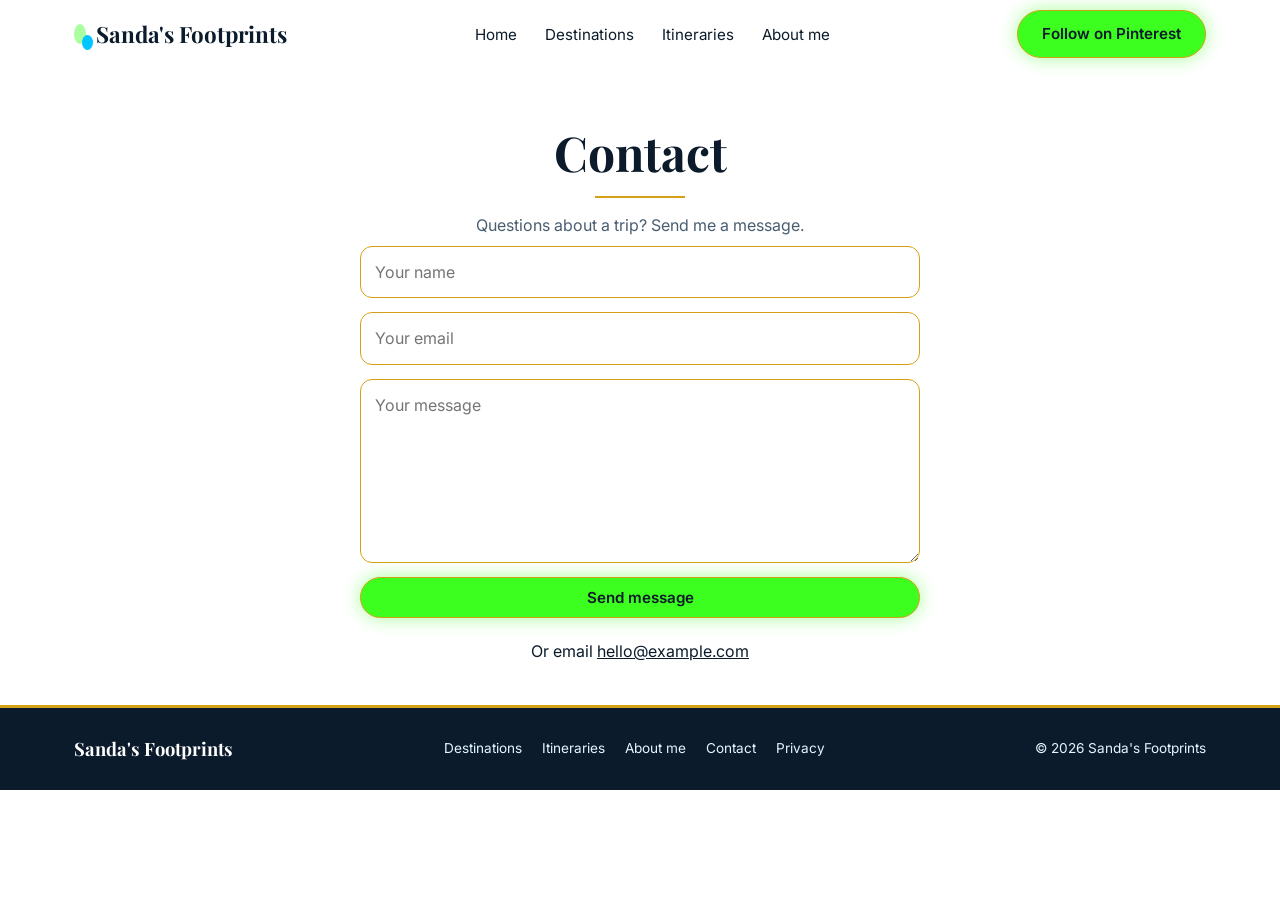
<file: contact.html>
<!DOCTYPE html><html lang="en"><head><meta charset="utf-8"><meta name="viewport" content="width=device-width,initial-scale=1"><link rel="preconnect" href="https://fonts.googleapis.com"><link rel="preconnect" href="https://fonts.gstatic.com" crossorigin><link href="https://fonts.googleapis.com/css2?family=Inter:wght@400;500;600&family=Playfair+Display:wght@600;700&display=swap" rel="stylesheet"><link rel="stylesheet" href="css/style.css"><title>Contact | Sanda's Footprints</title></head><body>
<div id="site-header"></div><main>
<div class="page-title"><h1>Contact</h1><p>Questions about a trip? Send me a message.</p></div>
<section class="wrap"><form class="contact" action="mailto:hello@example.com" method="post" enctype="text/plain">
<input name="name" placeholder="Your name" required><input name="email" type="email" placeholder="Your email" required>
<textarea name="message" rows="6" placeholder="Your message" required></textarea><button class="btn" type="submit">Send message</button></form>
<p style="text-align:center;margin-top:20px">Or email <a data-email href="#">email</a></p></section></main>
<div id="site-footer"></div><script src="js/main.js"></script></body></html>
</file>
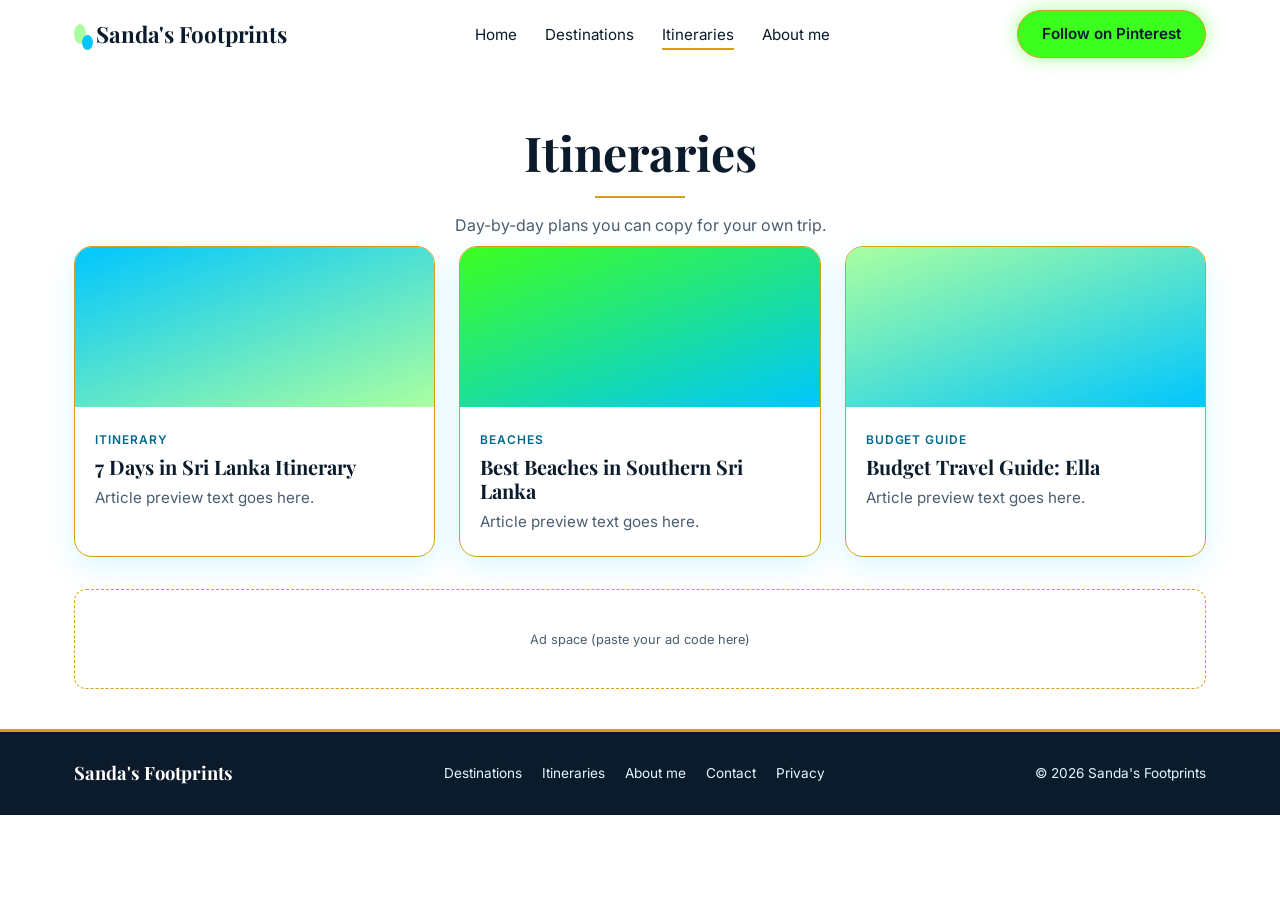
<file: itineraries.html>
<!DOCTYPE html><html lang="en"><head><meta charset="utf-8"><meta name="viewport" content="width=device-width,initial-scale=1"><link rel="preconnect" href="https://fonts.googleapis.com"><link rel="preconnect" href="https://fonts.gstatic.com" crossorigin><link href="https://fonts.googleapis.com/css2?family=Inter:wght@400;500;600&family=Playfair+Display:wght@600;700&display=swap" rel="stylesheet"><link rel="stylesheet" href="css/style.css"><title>Itineraries | Sanda's Footprints</title></head><body>
<div id="site-header"></div><main>
<div class="page-title"><h1>Itineraries</h1><p>Day-by-day plans you can copy for your own trip.</p></div>
<section class="wrap"><div class="grid3">
<a class="card" href="7-days-sri-lanka.html"><div class="ph g4"></div><div class="body"><span class="tag">Itinerary</span><h3>7 Days in Sri Lanka Itinerary</h3><p>Article preview text goes here.</p></div></a>
<a class="card" href="southern-beaches.html"><div class="ph g2"></div><div class="body"><span class="tag">Beaches</span><h3>Best Beaches in Southern Sri Lanka</h3><p>Article preview text goes here.</p></div></a>
<a class="card" href="ella-budget-guide.html"><div class="ph g3"></div><div class="body"><span class="tag">Budget guide</span><h3>Budget Travel Guide: Ella</h3><p>Article preview text goes here.</p></div></a>
</div><div class="ad">Ad space (paste your ad code here)</div></section></main>
<div id="site-footer"></div><script src="js/main.js"></script></body></html>
</file>
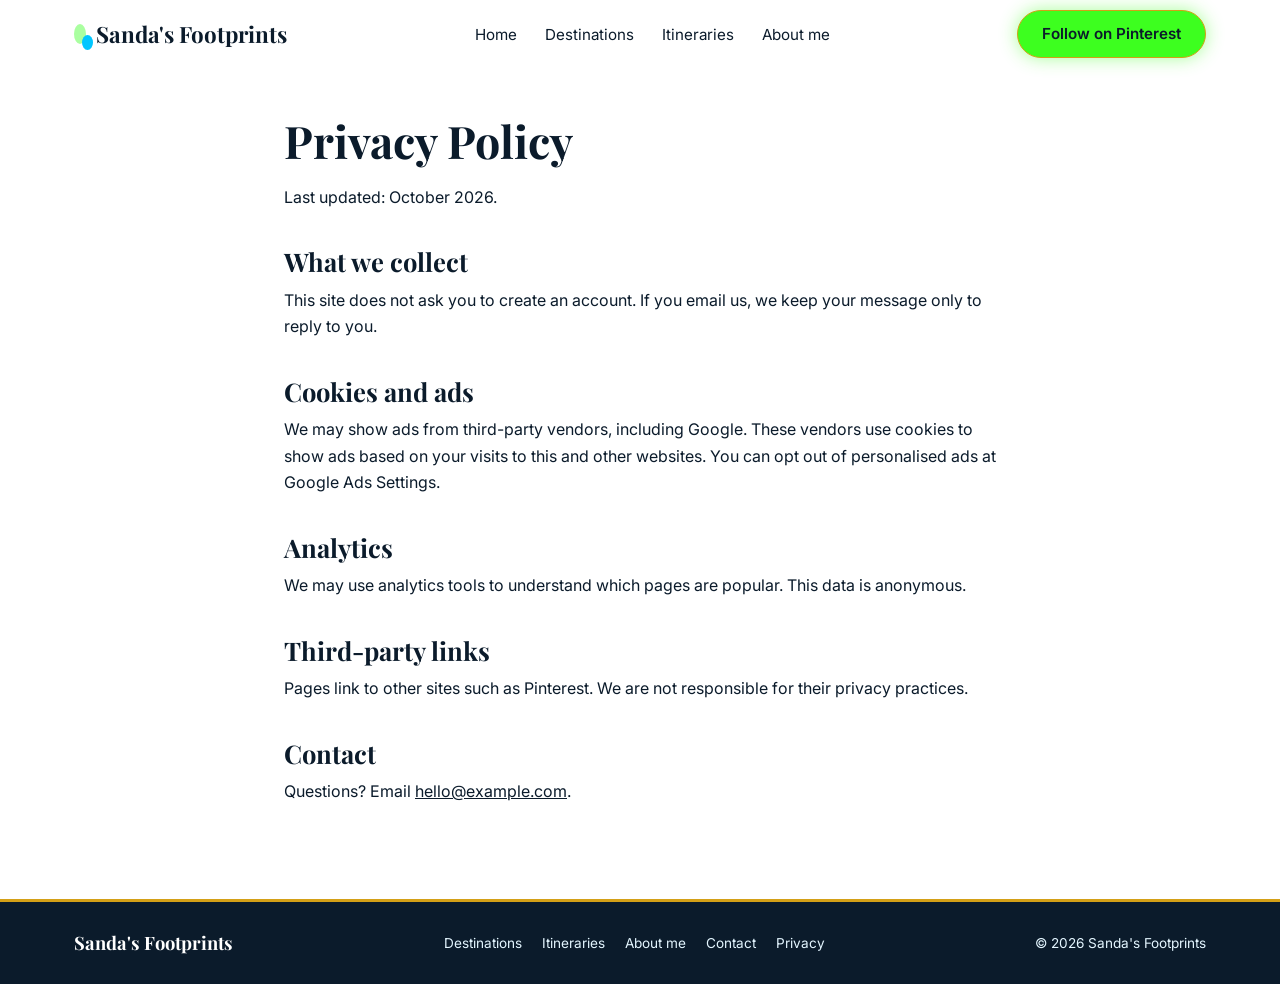
<file: privacy.html>
<!DOCTYPE html><html lang="en"><head><meta charset="utf-8"><meta name="viewport" content="width=device-width,initial-scale=1"><link rel="preconnect" href="https://fonts.googleapis.com"><link rel="preconnect" href="https://fonts.gstatic.com" crossorigin><link href="https://fonts.googleapis.com/css2?family=Inter:wght@400;500;600&family=Playfair+Display:wght@600;700&display=swap" rel="stylesheet"><link rel="stylesheet" href="css/style.css"><title>Privacy Policy | Sanda's Footprints</title></head><body>
<div id="site-header"></div><main><div class="article">
<h1>Privacy Policy</h1>
<p>Last updated: October 2026.</p>
<h2>What we collect</h2><p>This site does not ask you to create an account. If you email us, we keep your message only to reply to you.</p>
<h2>Cookies and ads</h2><p>We may show ads from third-party vendors, including Google. These vendors use cookies to show ads based on your visits to this and other websites. You can opt out of personalised ads at Google Ads Settings.</p>
<h2>Analytics</h2><p>We may use analytics tools to understand which pages are popular. This data is anonymous.</p>
<h2>Third-party links</h2><p>Pages link to other sites such as Pinterest. We are not responsible for their privacy practices.</p>
<h2>Contact</h2><p>Questions? Email <a data-email href="#">email</a>.</p>
</div></main>
<div id="site-footer"></div><script src="js/main.js"></script></body></html>
</file>
<file: css/style.css>
:root{--navy:#0b1b2b;--gold:#d4a017;--sky:#00c6ff;--green:#3dff1f;--mint:#aaffa0;--muted:#4a5d70;--teal:#006b8f}
*{box-sizing:border-box;margin:0}
html{scroll-behavior:smooth}
body{font-family:'Inter',system-ui,sans-serif;color:var(--navy);background:#fff;line-height:1.65}
h1,h2,h3{font-family:'Playfair Display',Georgia,serif;line-height:1.2}
img{max-width:100%;display:block}
a{color:inherit}
:focus-visible{outline:3px solid var(--gold);outline-offset:3px}
.wrap{max-width:1180px;margin:0 auto;padding:0 24px}
section{padding:64px 0}

.site-header{position:sticky;top:0;z-index:50;background:rgba(255,255,255,.93);backdrop-filter:blur(8px)}
.site-header .wrap{display:flex;align-items:center;justify-content:space-between;height:68px;gap:16px}
.logo{font-family:'Playfair Display',serif;font-weight:700;font-size:1.4rem;text-decoration:none;display:flex;align-items:center;gap:10px}
.logo i{display:inline-block;width:12px;height:20px;border-radius:50%;background:var(--mint);position:relative}
.logo i::after{content:"";position:absolute;left:8px;top:11px;width:11px;height:15px;border-radius:50%;background:var(--sky)}
.main-nav ul{display:flex;gap:28px;list-style:none;padding:0}
.main-nav a{text-decoration:none;font-size:.95rem;padding:4px 0}
.main-nav a.active{border-bottom:2px solid var(--gold)}
.menu-btn{display:none;background:none;border:1.5px solid var(--gold);border-radius:8px;padding:6px 10px;font-size:1.2rem;cursor:pointer}

.btn{display:inline-block;background:var(--green);color:var(--navy);font-weight:600;font-size:.95rem;padding:10px 24px;border-radius:999px;border:1.5px solid var(--gold);text-decoration:none;box-shadow:0 0 18px rgba(61,255,31,.45);cursor:pointer;font-family:inherit}
.btn:hover{box-shadow:0 0 26px rgba(61,255,31,.7)}

/* photo slots: add an <img> and the label hides itself */
.ph{position:relative;overflow:hidden;border-radius:18px;border:1.5px solid var(--gold);background:linear-gradient(160deg,var(--sky),var(--green))}
.ph img{width:100%;height:100%;object-fit:cover}
.ph-label{position:absolute;left:0;right:0;bottom:0;padding:10px 14px;background:rgba(11,27,43,.75);color:#fff;font-size:.72rem;letter-spacing:.06em;text-transform:uppercase}
.ph:has(img) .ph-label{display:none}
.g1{background:linear-gradient(160deg,#00c6ff,#3dff1f)}
.g2{background:linear-gradient(160deg,#3dff1f,#00c6ff)}
.g3{background:linear-gradient(160deg,#aaffa0,#00c6ff)}
.g4{background:linear-gradient(160deg,#00c6ff,#aaffa0)}

.hero{position:relative;text-align:center;padding:48px 0 0;min-height:600px;background:radial-gradient(ellipse at 50% 60%,#bfeeff 0%,#fff 70%);border-bottom:5px solid;border-image:linear-gradient(90deg,var(--green),var(--gold),var(--sky)) 1;overflow:hidden}
.hero h1{font-size:clamp(2.4rem,6vw,3.6rem)}
.hero h1::after{content:"";display:block;width:90px;height:2px;background:var(--gold);margin:14px auto}
.hero p{color:var(--muted);margin-bottom:20px}
.float{position:absolute;width:200px;background:#fff;border:1.5px solid var(--gold);border-radius:16px;padding:8px;box-shadow:0 10px 30px rgba(0,198,255,.25);text-align:left}
.float .ph{height:150px;border-radius:12px}
.float b{display:block;margin-top:8px;font-size:.95rem}
.float small{color:var(--muted)}
.f1{left:4%;top:150px;transform:rotate(-3deg)}.f2{right:4%;top:140px;transform:rotate(3deg)}
.f3{left:17%;top:290px;transform:rotate(2deg)}.f4{right:17%;top:320px;transform:rotate(-2deg)}
.pill{position:absolute;background:#fff;border:1.5px solid var(--gold);border-radius:999px;padding:6px 16px;font-size:.8rem;font-weight:500;box-shadow:0 4px 14px rgba(0,198,255,.25)}
.p1{left:30%;top:290px}.p2{right:30%;top:315px}
.me{position:relative;width:200px;height:280px;margin:70px auto 0}
.me img,.me svg{position:absolute;inset:0;width:100%;height:100%;object-fit:contain}
.me:has(img:not([style])) svg{display:none}

.head{display:flex;justify-content:space-between;align-items:flex-end;gap:16px;margin-bottom:28px;flex-wrap:wrap}
.eyebrow{color:var(--teal);font-weight:600;font-size:.8rem;letter-spacing:.1em;text-transform:uppercase}
.head h2{font-size:clamp(1.8rem,4vw,2.4rem)}
.more{font-weight:600;text-decoration:none;border-bottom:2px solid var(--green)}
.grid4{display:grid;grid-template-columns:repeat(4,1fr);gap:20px}
.grid3{display:grid;grid-template-columns:repeat(3,1fr);gap:24px}
.place{text-decoration:none;display:block}
.place .ph{aspect-ratio:3/4}
.place h3{margin-top:12px;font-size:1.3rem}
.place span{font-size:.9rem;color:var(--muted)}
.card{display:block;text-decoration:none;background:#fff;border:1.5px solid var(--gold);border-radius:18px;overflow:hidden;box-shadow:0 10px 30px rgba(0,198,255,.15);transition:box-shadow .2s}
.card:hover{box-shadow:0 10px 34px rgba(61,255,31,.35)}
.card .ph{height:160px;border:0;border-radius:0}
.card .body{padding:18px 20px 22px}
.tag{color:var(--teal);font-size:.75rem;font-weight:600;letter-spacing:.08em;text-transform:uppercase}
.card h3{font-size:1.25rem;margin:4px 0 6px}
.card p{color:var(--muted);font-size:.95rem}

.cta{background:var(--navy);color:#fff;border:1.5px solid var(--gold);border-radius:22px;padding:36px 44px;display:flex;justify-content:space-between;align-items:center;gap:20px;flex-wrap:wrap;box-shadow:0 0 50px rgba(0,198,255,.2)}
.cta h2{font-size:1.9rem}.cta p{color:#bfe9ff}

.page-title{padding:56px 24px 8px;text-align:center}
.page-title h1{font-size:clamp(2rem,5vw,3rem)}
.page-title h1::after{content:"";display:block;width:90px;height:2px;background:var(--gold);margin:14px auto}
.page-title p{color:var(--muted);max-width:620px;margin:0 auto}
.article{max-width:760px;margin:0 auto;padding:40px 24px}
.article h1{font-size:clamp(2rem,5vw,2.8rem);margin:6px 0 16px}
.article h2{margin:36px 0 10px;font-size:1.6rem}
.article p,.article li{margin-bottom:14px}
.article ul{padding-left:22px}
.article .ph{height:360px;margin:22px 0}
.lead{font-size:1.15rem;color:var(--muted)}
.ad{border:1.5px dashed var(--gold);min-height:100px;display:grid;place-items:center;color:var(--muted);font-size:.8rem;margin:32px 0;border-radius:12px}
.about{display:grid;grid-template-columns:320px 1fr;gap:40px;align-items:start;max-width:960px;margin:0 auto}
.about .ph{aspect-ratio:3/4}
form.contact{max-width:560px;margin:0 auto;display:grid;gap:14px}
form.contact input,form.contact textarea{width:100%;padding:12px 14px;border:1.5px solid var(--gold);border-radius:12px;font:inherit}

.site-footer{background:var(--navy);color:#e4f6ff;border-top:3px solid var(--gold);padding:26px 0;font-size:.85rem;margin-top:40px}
.site-footer .wrap{display:flex;justify-content:space-between;align-items:center;gap:16px;flex-wrap:wrap}
.site-footer b{font-family:'Playfair Display',serif;font-size:1.15rem;color:#fff}
.site-footer ul{display:flex;gap:20px;list-style:none;padding:0;flex-wrap:wrap}
.site-footer a{text-decoration:none}.site-footer a:hover{text-decoration:underline}

@media(max-width:900px){
 .float,.pill{display:none}.hero{min-height:0;padding-bottom:30px}.me{margin-top:30px;width:150px;height:210px}
 .grid4{grid-template-columns:repeat(2,1fr)}.grid3{grid-template-columns:1fr}
 .about{grid-template-columns:1fr}
 .menu-btn{display:block}
 .main-nav{display:none;position:absolute;top:68px;left:0;right:0;background:#fff;border-bottom:2px solid var(--gold);padding:12px 24px}
 .main-nav.open{display:block}.main-nav ul{flex-direction:column;gap:12px}
 .site-header .btn{display:none}
}
@media(prefers-reduced-motion:reduce){*{transition:none!important;scroll-behavior:auto!important}}
</file>
